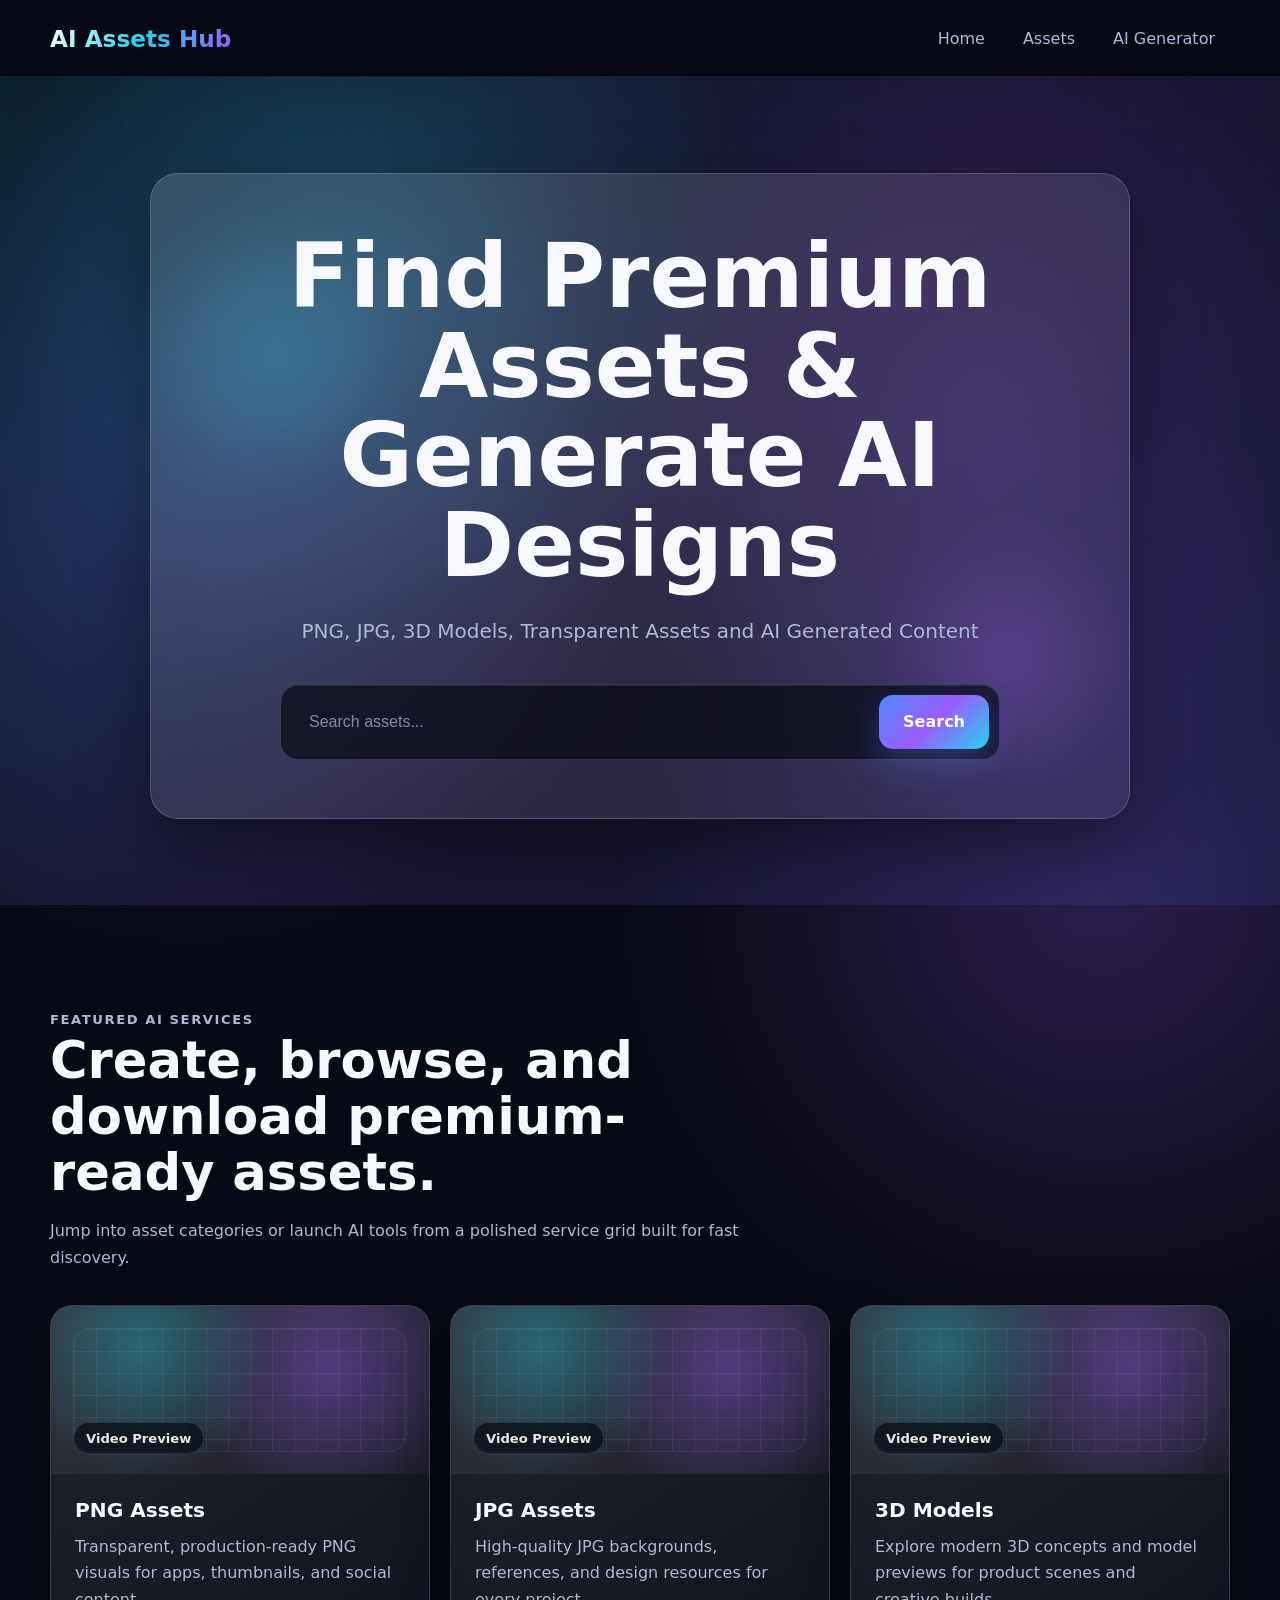
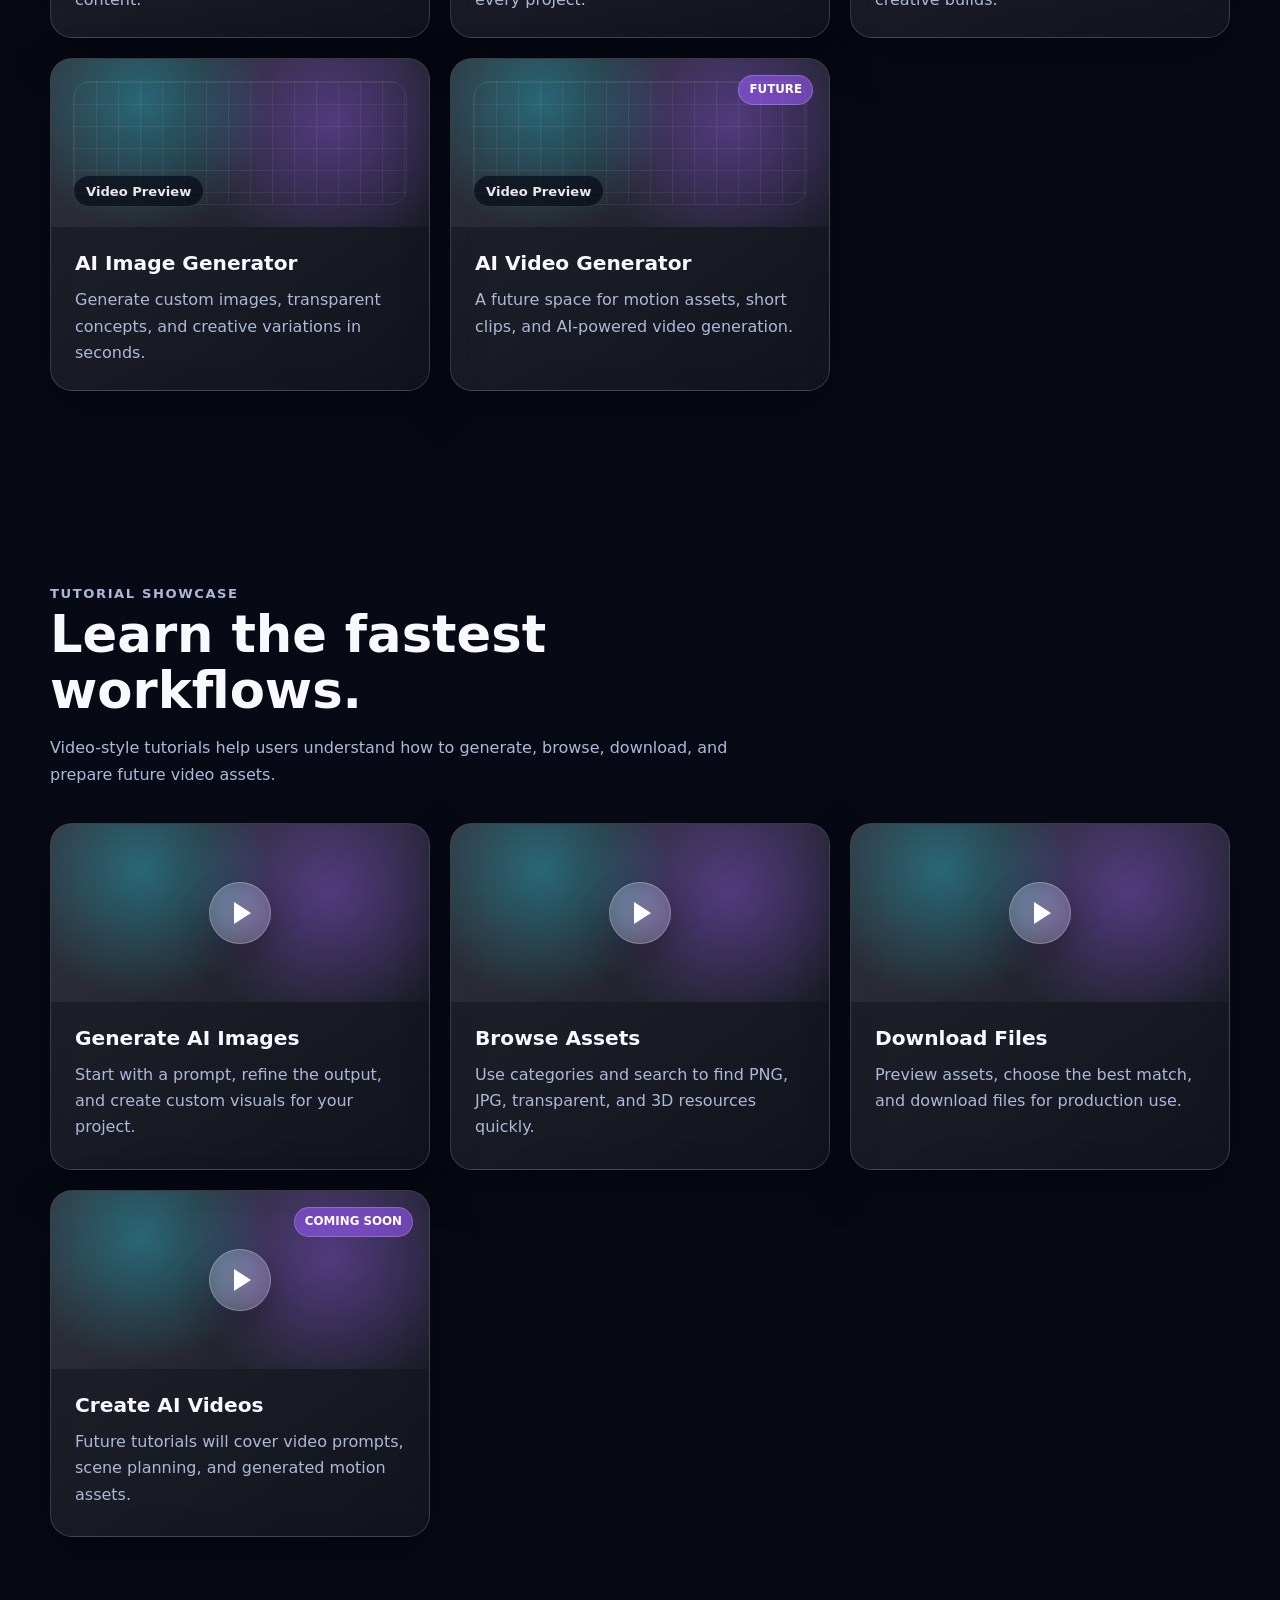
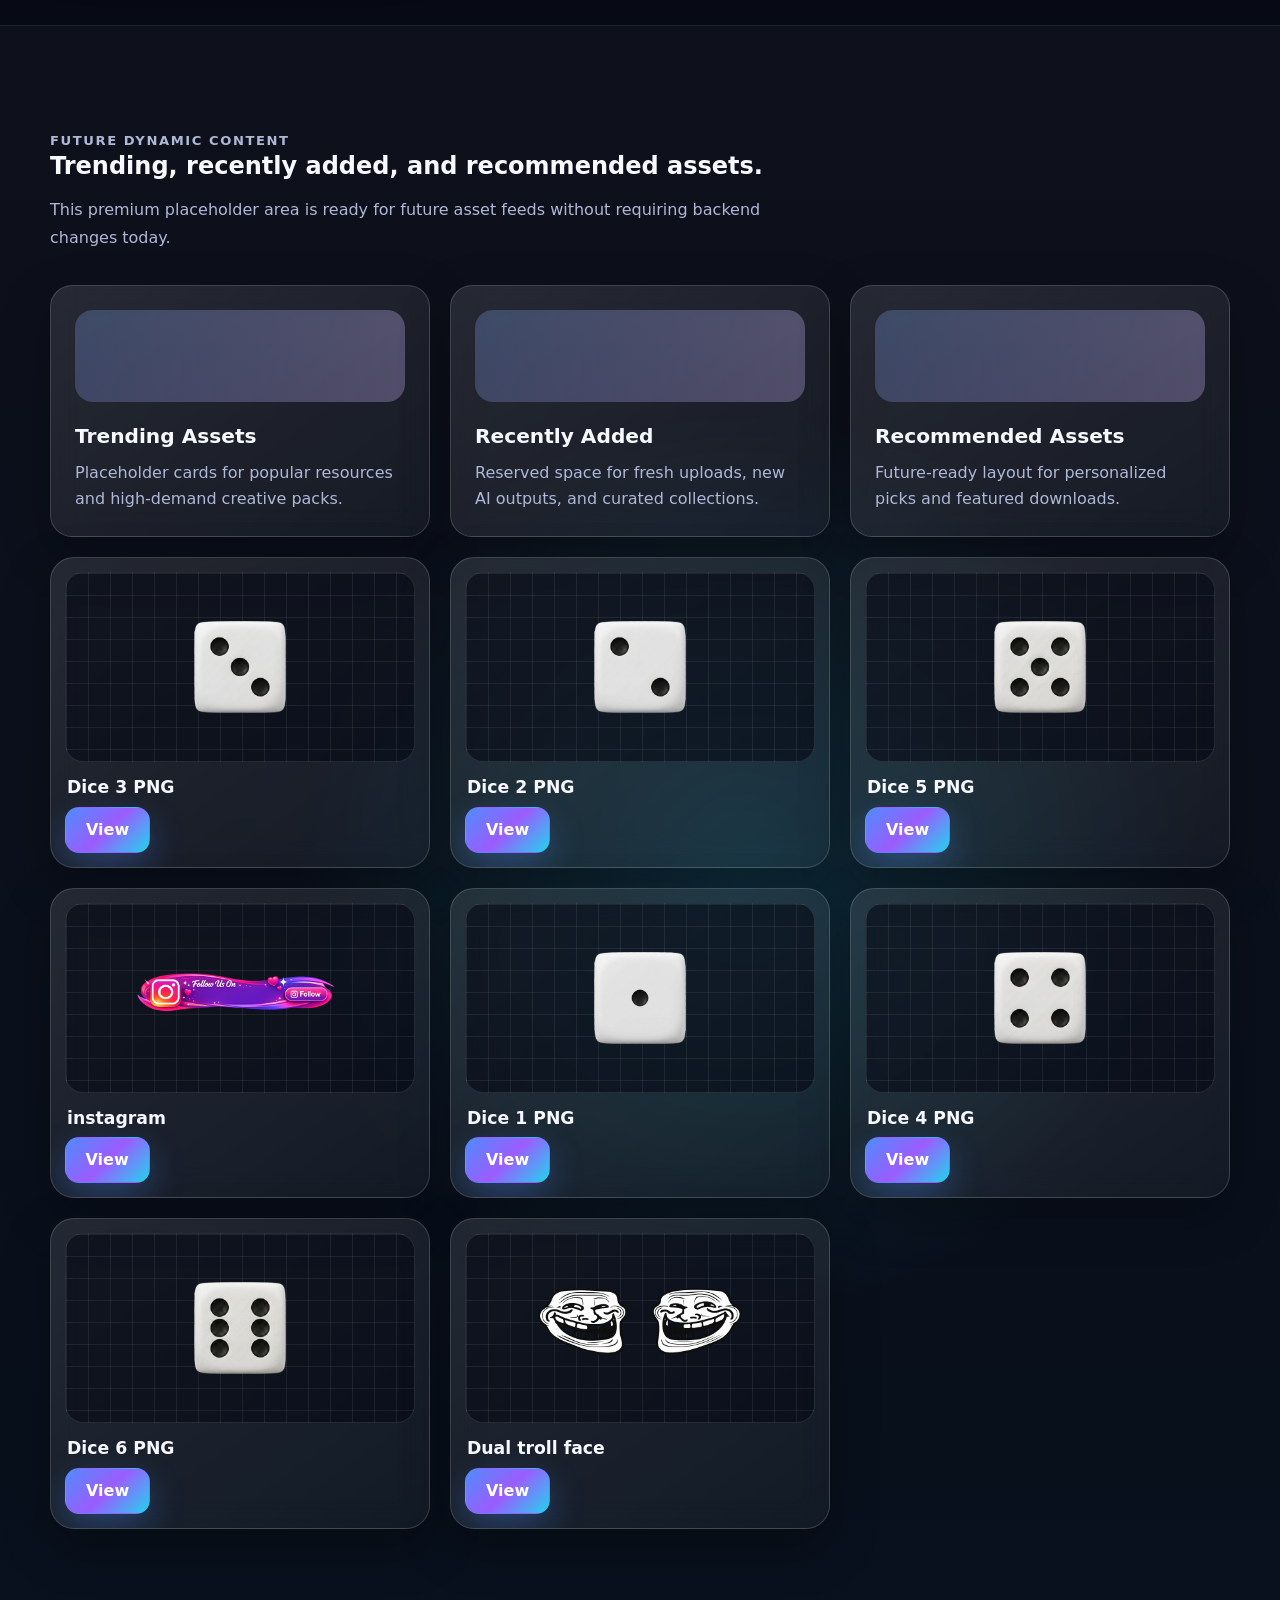
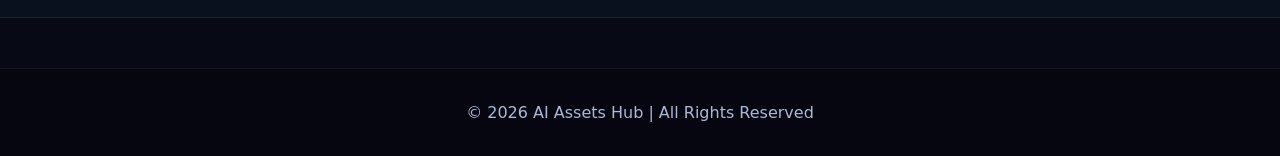
<file: index.html>
<!DOCTYPE html>
<html lang="en">
<head>
    <meta charset="UTF-8">
    <meta name="viewport" content="width=device-width, initial-scale=1.0">
    <title>AI Assets Hub</title>

    <link rel="stylesheet" href="css/style.css">
    <style>
        :root {
            --bg: #070914;
            --bg-soft: #0d1024;
            --text: #f7f9ff;
            --muted: #aeb8d7;
            --cyan: #22d3ee;
            --blue: #4f8cff;
            --purple: #9b5cff;
            --pink: #e879f9;
            --glass: rgba(255, 255, 255, 0.08);
            --glass-strong: rgba(255, 255, 255, 0.13);
            --border: rgba(255, 255, 255, 0.16);
            --shadow: 0 24px 70px rgba(0, 0, 0, 0.45);
        }

        * {
            box-sizing: border-box;
        }

        html {
            scroll-behavior: smooth;
        }

        body {
            margin: 0;
            min-height: 100vh;
            color: var(--text);
            background:
                radial-gradient(circle at 15% 10%, rgba(79, 140, 255, 0.24), transparent 28rem),
                radial-gradient(circle at 86% 18%, rgba(155, 92, 255, 0.24), transparent 30rem),
                radial-gradient(circle at 58% 82%, rgba(34, 211, 238, 0.15), transparent 28rem),
                var(--bg);
            font-family: Inter, ui-sans-serif, system-ui, -apple-system, BlinkMacSystemFont, "Segoe UI", sans-serif;
            overflow-x: hidden;
        }

        a {
            color: inherit;
            text-decoration: none;
        }

        header {
            position: sticky;
            top: 0;
            z-index: 30;
            background: rgba(7, 9, 20, 0.72);
            border-bottom: 1px solid rgba(255, 255, 255, 0.08);
            backdrop-filter: blur(20px);
        }

        .navbar {
            width: min(1180px, calc(100% - 32px));
            min-height: 76px;
            margin: 0 auto;
            display: flex;
            align-items: center;
            justify-content: space-between;
            gap: 24px;
        }

        .logo {
            font-size: clamp(1.15rem, 2vw, 1.45rem);
            font-weight: 800;
            letter-spacing: 0;
            background: linear-gradient(120deg, #ffffff, var(--cyan), var(--purple));
            -webkit-background-clip: text;
            background-clip: text;
            color: transparent;
            white-space: nowrap;
        }

        .nav-links {
            display: flex;
            align-items: center;
            gap: 8px;
            padding: 0;
            margin: 0;
            list-style: none;
        }

        .nav-links a {
            display: inline-flex;
            align-items: center;
            min-height: 40px;
            padding: 0 14px;
            color: var(--muted);
            border: 1px solid transparent;
            border-radius: 999px;
            transition: color 180ms ease, background 180ms ease, border-color 180ms ease;
        }

        .nav-links a:hover,
        .nav-links a:focus-visible {
            color: var(--text);
            background: rgba(255, 255, 255, 0.08);
            border-color: rgba(255, 255, 255, 0.14);
            outline: none;
        }

        .menu-btn {
            display: none;
            width: 42px;
            height: 42px;
            place-items: center;
            color: var(--text);
            background: var(--glass);
            border: 1px solid var(--border);
            border-radius: 12px;
            cursor: pointer;
        }

        .hero {
            position: relative;
            isolation: isolate;
            min-height: clamp(560px, 72vh, 780px);
            display: grid;
            place-items: center;
            padding: 96px 16px 86px;
            overflow: hidden;
            background:
                linear-gradient(135deg, rgba(34, 211, 238, 0.12), rgba(155, 92, 255, 0.14), rgba(79, 140, 255, 0.1)),
                radial-gradient(circle at 30% 24%, rgba(34, 211, 238, 0.22), transparent 24rem),
                radial-gradient(circle at 78% 42%, rgba(155, 92, 255, 0.22), transparent 25rem);
        }

        .hero::before,
        .hero::after {
            content: "";
            position: absolute;
            z-index: -1;
            width: 18rem;
            height: 18rem;
            border-radius: 999px;
            filter: blur(12px);
            opacity: 0.6;
            animation: floatGlow 9s ease-in-out infinite;
        }

        .hero::before {
            top: 16%;
            left: max(24px, 10vw);
            background: radial-gradient(circle, rgba(34, 211, 238, 0.4), transparent 68%);
        }

        .hero::after {
            right: max(24px, 10vw);
            bottom: 12%;
            background: radial-gradient(circle, rgba(155, 92, 255, 0.44), transparent 68%);
            animation-delay: -4s;
        }

        @keyframes floatGlow {
            0%, 100% {
                transform: translate3d(0, 0, 0) scale(1);
            }
            50% {
                transform: translate3d(18px, -22px, 0) scale(1.08);
            }
        }

        .hero-content {
            width: min(980px, 100%);
            padding: clamp(28px, 6vw, 58px);
            text-align: center;
            background: linear-gradient(145deg, rgba(255, 255, 255, 0.14), rgba(255, 255, 255, 0.06));
            border: 1px solid rgba(255, 255, 255, 0.18);
            border-radius: 28px;
            box-shadow: var(--shadow);
            backdrop-filter: blur(22px);
        }

        .hero h1 {
            max-width: 860px;
            margin: 0 auto;
            font-size: clamp(2.4rem, 7vw, 5.7rem);
            line-height: 1;
            letter-spacing: 0;
        }

        .hero p {
            max-width: 690px;
            margin: 24px auto 0;
            color: var(--muted);
            font-size: clamp(1rem, 2vw, 1.25rem);
            line-height: 1.7;
        }

        .search-box {
            width: min(720px, 100%);
            margin: 36px auto 0;
            display: grid;
            grid-template-columns: 1fr auto;
            gap: 10px;
            padding: 10px;
            background: rgba(5, 8, 20, 0.68);
            border: 1px solid rgba(255, 255, 255, 0.16);
            border-radius: 18px;
            box-shadow: inset 0 1px 0 rgba(255, 255, 255, 0.08);
        }

        .search-box input {
            width: 100%;
            min-height: 54px;
            padding: 0 18px;
            color: var(--text);
            background: transparent;
            border: 0;
            outline: 0;
            font-size: 1rem;
        }

        .search-box input::placeholder {
            color: rgba(174, 184, 215, 0.72);
        }

        .search-box button,
        .ai-banner button {
            min-height: 54px;
            padding: 0 24px;
            color: #ffffff;
            font-weight: 800;
            border: 0;
            border-radius: 14px;
            background: linear-gradient(135deg, var(--blue), var(--purple), var(--cyan));
            box-shadow: 0 14px 34px rgba(79, 140, 255, 0.3);
            cursor: pointer;
            transition: transform 180ms ease, box-shadow 180ms ease;
        }

        .search-box button:hover,
        .ai-banner button:hover {
            transform: translateY(-2px);
            box-shadow: 0 18px 40px rgba(34, 211, 238, 0.3);
        }

        main {
            position: relative;
        }

        .section {
            width: min(1180px, calc(100% - 32px));
            margin: 0 auto;
            padding: 88px 0;
        }

        .section-header {
            max-width: 720px;
            margin-bottom: 34px;
        }

        .section-kicker {
            margin: 0 0 12px;
            color: var(--cyan);
            font-size: 0.82rem;
            font-weight: 800;
            letter-spacing: 0.12em;
            text-transform: uppercase;
        }

        .section h2 {
            margin: 0;
            font-size: clamp(2rem, 4vw, 3.3rem);
            letter-spacing: 0;
        }

        .section-header p {
            margin: 16px 0 0;
            color: var(--muted);
            line-height: 1.7;
        }

        .services-grid,
        .tutorial-grid,
        .future-grid {
            display: grid;
            grid-template-columns: repeat(3, minmax(0, 1fr));
            gap: 20px;
        }

        .service-card,
        .tutorial-card,
        .placeholder-card {
            position: relative;
            overflow: hidden;
            min-height: 100%;
            background: linear-gradient(145deg, rgba(255, 255, 255, 0.11), rgba(255, 255, 255, 0.045));
            border: 1px solid var(--border);
            border-radius: 22px;
            box-shadow: 0 18px 50px rgba(0, 0, 0, 0.28);
            transition: transform 220ms ease, border-color 220ms ease, box-shadow 220ms ease;
            backdrop-filter: blur(16px);
        }

        .service-card::before,
        .tutorial-card::before,
        .placeholder-card::before {
            content: "";
            position: absolute;
            inset: -1px;
            z-index: -1;
            background: linear-gradient(135deg, rgba(34, 211, 238, 0.42), rgba(155, 92, 255, 0.3), rgba(79, 140, 255, 0));
            opacity: 0;
            transition: opacity 220ms ease;
        }

        .service-card:hover,
        .tutorial-card:hover,
        .placeholder-card:hover {
            transform: translateY(-8px);
            border-color: rgba(34, 211, 238, 0.42);
            box-shadow: 0 24px 70px rgba(34, 211, 238, 0.14);
        }

        .service-card:hover::before,
        .tutorial-card:hover::before,
        .placeholder-card:hover::before {
            opacity: 1;
        }

        .service-card {
            display: grid;
            grid-template-rows: auto 1fr;
            color: var(--text);
        }

        .preview,
        .tutorial-thumb {
            position: relative;
            min-height: 168px;
            background:
                radial-gradient(circle at 24% 26%, rgba(34, 211, 238, 0.34), transparent 8rem),
                radial-gradient(circle at 74% 38%, rgba(155, 92, 255, 0.38), transparent 9rem),
                linear-gradient(135deg, rgba(255, 255, 255, 0.08), rgba(255, 255, 255, 0.02));
        }

        .preview::after {
            content: "";
            position: absolute;
            inset: 22px;
            border: 1px solid rgba(255, 255, 255, 0.14);
            border-radius: 18px;
            background:
                linear-gradient(90deg, rgba(255, 255, 255, 0.14) 1px, transparent 1px),
                linear-gradient(rgba(255, 255, 255, 0.14) 1px, transparent 1px);
            background-size: 22px 22px;
            opacity: 0.45;
        }

        .preview-label {
            position: absolute;
            left: 22px;
            bottom: 20px;
            z-index: 2;
            display: inline-flex;
            align-items: center;
            min-height: 32px;
            padding: 0 12px;
            color: rgba(255, 255, 255, 0.9);
            background: rgba(7, 9, 20, 0.68);
            border: 1px solid rgba(255, 255, 255, 0.13);
            border-radius: 999px;
            font-size: 0.82rem;
            font-weight: 700;
        }

        .card-copy {
            padding: 24px;
        }

        .card-copy h3,
        .tutorial-card h3,
        .placeholder-card h3 {
            margin: 0;
            font-size: 1.26rem;
            letter-spacing: 0;
        }

        .card-copy p,
        .tutorial-card p,
        .placeholder-card p {
            margin: 12px 0 0;
            color: var(--muted);
            line-height: 1.65;
        }

        .tutorial-card {
            min-height: 320px;
        }

        .tutorial-thumb {
            min-height: 178px;
        }

        .play-button {
            position: absolute;
            left: 50%;
            top: 50%;
            display: grid;
            width: 62px;
            height: 62px;
            place-items: center;
            color: #ffffff;
            background: rgba(255, 255, 255, 0.16);
            border: 1px solid rgba(255, 255, 255, 0.24);
            border-radius: 999px;
            box-shadow: 0 16px 34px rgba(0, 0, 0, 0.24);
            transform: translate(-50%, -50%);
            backdrop-filter: blur(14px);
        }

        .play-button::before {
            content: "";
            width: 0;
            height: 0;
            margin-left: 5px;
            border-top: 11px solid transparent;
            border-bottom: 11px solid transparent;
            border-left: 17px solid currentColor;
        }

        .tutorial-card h3,
        .tutorial-card p {
            padding-right: 24px;
            padding-left: 24px;
        }

        .tutorial-card h3 {
            padding-top: 24px;
        }

        .tutorial-card p {
            padding-bottom: 28px;
        }

        .coming-soon {
            position: absolute;
            top: 16px;
            right: 16px;
            z-index: 2;
            min-height: 30px;
            padding: 6px 10px;
            color: #ffffff;
            background: rgba(155, 92, 255, 0.56);
            border: 1px solid rgba(255, 255, 255, 0.2);
            border-radius: 999px;
            font-size: 0.74rem;
            font-weight: 800;
            text-transform: uppercase;
        }

        .future-section {
            width: 100%;
            padding: 88px 0;
            background: linear-gradient(180deg, rgba(255, 255, 255, 0.03), rgba(34, 211, 238, 0.04));
            border-top: 1px solid rgba(255, 255, 255, 0.08);
            border-bottom: 1px solid rgba(255, 255, 255, 0.08);
        }

        .future-inner {
            width: min(1180px, calc(100% - 32px));
            margin: 0 auto;
        }

        .placeholder-card {
            min-height: 220px;
            padding: 24px;
        }

        .placeholder-card .bar {
            width: 100%;
            height: 92px;
            margin-bottom: 22px;
            border-radius: 18px;
            background:
                linear-gradient(90deg, rgba(255, 255, 255, 0.08), rgba(255, 255, 255, 0.18), rgba(255, 255, 255, 0.08)),
                linear-gradient(135deg, rgba(79, 140, 255, 0.2), rgba(155, 92, 255, 0.16));
            background-size: 220% 100%, 100% 100%;
            animation: shimmer 3.2s ease-in-out infinite;
        }

        @keyframes shimmer {
            0%, 100% {
                background-position: 0 0, 0 0;
            }
            50% {
                background-position: 100% 0, 0 0;
            }
        }

        footer {
            padding: 34px 16px;
            color: var(--muted);
            text-align: center;
            background: rgba(5, 7, 16, 0.82);
            border-top: 1px solid rgba(255, 255, 255, 0.08);
        }

        footer p {
            margin: 0;
        }

        @media (max-width: 900px) {
            .services-grid,
            .tutorial-grid,
            .future-grid {
                grid-template-columns: repeat(2, minmax(0, 1fr));
            }
        }

        @media (max-width: 720px) {
            .navbar {
                min-height: 68px;
            }

            .nav-links {
                position: absolute;
                top: 68px;
                left: 16px;
                right: 16px;
                display: none;
                flex-direction: column;
                align-items: stretch;
                padding: 12px;
                background: rgba(7, 9, 20, 0.94);
                border: 1px solid var(--border);
                border-radius: 18px;
                box-shadow: var(--shadow);
            }

            .nav-links.active,
            .nav-links.show,
            .nav-links.open {
                display: flex;
            }

            .nav-links a {
                justify-content: center;
                border-radius: 12px;
            }

            .menu-btn {
                display: grid;
            }

            .hero {
                min-height: auto;
                padding: 68px 16px 60px;
            }

            .hero-content {
                border-radius: 22px;
            }

            .search-box {
                grid-template-columns: 1fr;
            }

            .section,
            .future-section {
                padding: 62px 0;
            }

            .services-grid,
            .tutorial-grid,
            .future-grid {
                grid-template-columns: 1fr;
            }
        }
    </style>
</head>
<body>

<!-- Header -->
<header>
    <nav class="navbar" aria-label="Primary navigation">

        <div class="logo">AI Assets Hub</div>

        <ul class="nav-links" id="navLinks">
            <li><a href="index.html">Home</a></li>
            <li><a href="pages/assets.html">Assets</a></li>
            <li><a href="pages/ai.html">AI Generator</a></li>
        </ul>

        <div class="menu-btn" id="menuBtn" role="button" tabindex="0" aria-label="Open navigation menu">☰</div>

    </nav>
</header>

<main>
    <!-- Hero Section -->
    <section class="hero">
        <div class="hero-content">
            <h1>Find Premium Assets &amp; Generate AI Designs</h1>

            <p>
                PNG, JPG, 3D Models, Transparent Assets and AI Generated Content
            </p>

            <div class="search-box">
                <input type="text" id="searchBox" placeholder="Search assets..." aria-label="Search assets">
                <button id="searchBtn" type="button">Search</button>
            </div>
        </div>
    </section>

    <!-- Featured AI Services -->
    <section class="section services-section" aria-labelledby="featuredServicesTitle">
        <div class="section-header">
            <p class="section-kicker">Featured AI Services</p>
            <h2 id="featuredServicesTitle">Create, browse, and download premium-ready assets.</h2>
            <p>Jump into asset categories or launch AI tools from a polished service grid built for fast discovery.</p>
        </div>

        <div class="services-grid">
            <a class="service-card" href="pages/assets.html?filter=png">
                <div class="preview">
                    <span class="preview-label">Video Preview</span>
                </div>
                <div class="card-copy">
                    <h3>PNG Assets</h3>
                    <p>Transparent, production-ready PNG visuals for apps, thumbnails, and social content.</p>
                </div>
            </a>

            <a class="service-card" href="pages/assets.html?filter=jpg">
                <div class="preview">
                    <span class="preview-label">Video Preview</span>
                </div>
                <div class="card-copy">
                    <h3>JPG Assets</h3>
                    <p>High-quality JPG backgrounds, references, and design resources for every project.</p>
                </div>
            </a>

            <a class="service-card" href="pages/assets.html?filter=3d">
                <div class="preview">
                    <span class="preview-label">Video Preview</span>
                </div>
                <div class="card-copy">
                    <h3>3D Models</h3>
                    <p>Explore modern 3D concepts and model previews for product scenes and creative builds.</p>
                </div>
            </a>

            <a class="service-card" href="pages/ai.html">
                <div class="preview">
                    <span class="preview-label">Video Preview</span>
                </div>
                <div class="card-copy">
                    <h3>AI Image Generator</h3>
                    <p>Generate custom images, transparent concepts, and creative variations in seconds.</p>
                </div>
            </a>

            <a class="service-card" href="pages/video.html">
                <span class="coming-soon">Future</span>
                <div class="preview">
                    <span class="preview-label">Video Preview</span>
                </div>
                <div class="card-copy">
                    <h3>AI Video Generator</h3>
                    <p>A future space for motion assets, short clips, and AI-powered video generation.</p>
                </div>
            </a>
        </div>
    </section>

    <!-- Tutorial Showcase -->
    <section class="section tutorial-section" aria-labelledby="tutorialShowcaseTitle">
        <div class="section-header">
            <p class="section-kicker">Tutorial Showcase</p>
            <h2 id="tutorialShowcaseTitle">Learn the fastest workflows.</h2>
            <p>Video-style tutorials help users understand how to generate, browse, download, and prepare future video assets.</p>
        </div>

        <div class="tutorial-grid">
            <article class="tutorial-card">
                <div class="tutorial-thumb">
                    <span class="play-button" aria-hidden="true"></span>
                </div>
                <h3>Generate AI Images</h3>
                <p>Start with a prompt, refine the output, and create custom visuals for your project.</p>
            </article>

            <article class="tutorial-card">
                <div class="tutorial-thumb">
                    <span class="play-button" aria-hidden="true"></span>
                </div>
                <h3>Browse Assets</h3>
                <p>Use categories and search to find PNG, JPG, transparent, and 3D resources quickly.</p>
            </article>

            <article class="tutorial-card">
                <div class="tutorial-thumb">
                    <span class="play-button" aria-hidden="true"></span>
                </div>
                <h3>Download Files</h3>
                <p>Preview assets, choose the best match, and download files for production use.</p>
            </article>

            <article class="tutorial-card">
                <span class="coming-soon">Coming Soon</span>
                <div class="tutorial-thumb">
                    <span class="play-button" aria-hidden="true"></span>
                </div>
                <h3>Create AI Videos</h3>
                <p>Future tutorials will cover video prompts, scene planning, and generated motion assets.</p>
            </article>
        </div>
    </section>

    <!-- Future Placeholder Section -->
    <section class="future-section" aria-labelledby="futureContentTitle">
        <div class="future-inner">
            <div class="section-header">
                <p class="section-kicker">Future Dynamic Content</p>
                <h2 id="futureContentTitle">Trending, recently added, and recommended assets.</h2>
                <p>This premium placeholder area is ready for future asset feeds without requiring backend changes today.</p>
            </div>

            <div class="future-grid" id="homeAssetsContainer">
                <article class="placeholder-card">
                    <div class="bar"></div>
                    <h3>Trending Assets</h3>
                    <p>Placeholder cards for popular resources and high-demand creative packs.</p>
                </article>

                <article class="placeholder-card">
                    <div class="bar"></div>
                    <h3>Recently Added</h3>
                    <p>Reserved space for fresh uploads, new AI outputs, and curated collections.</p>
                </article>

                <article class="placeholder-card">
                    <div class="bar"></div>
                    <h3>Recommended Assets</h3>
                    <p>Future-ready layout for personalized picks and featured downloads.</p>
                </article>
            </div>
        </div>
    </section>
</main>

<!-- Footer -->
<footer>
    <p>© 2026 AI Assets Hub | All Rights Reserved</p>
</footer>

<!-- Scripts -->
<script src="js/menu.js"></script>
<script src="js/search.js"></script>
<script src="js/home-assets.js"></script>

</body>
</html>
</file>
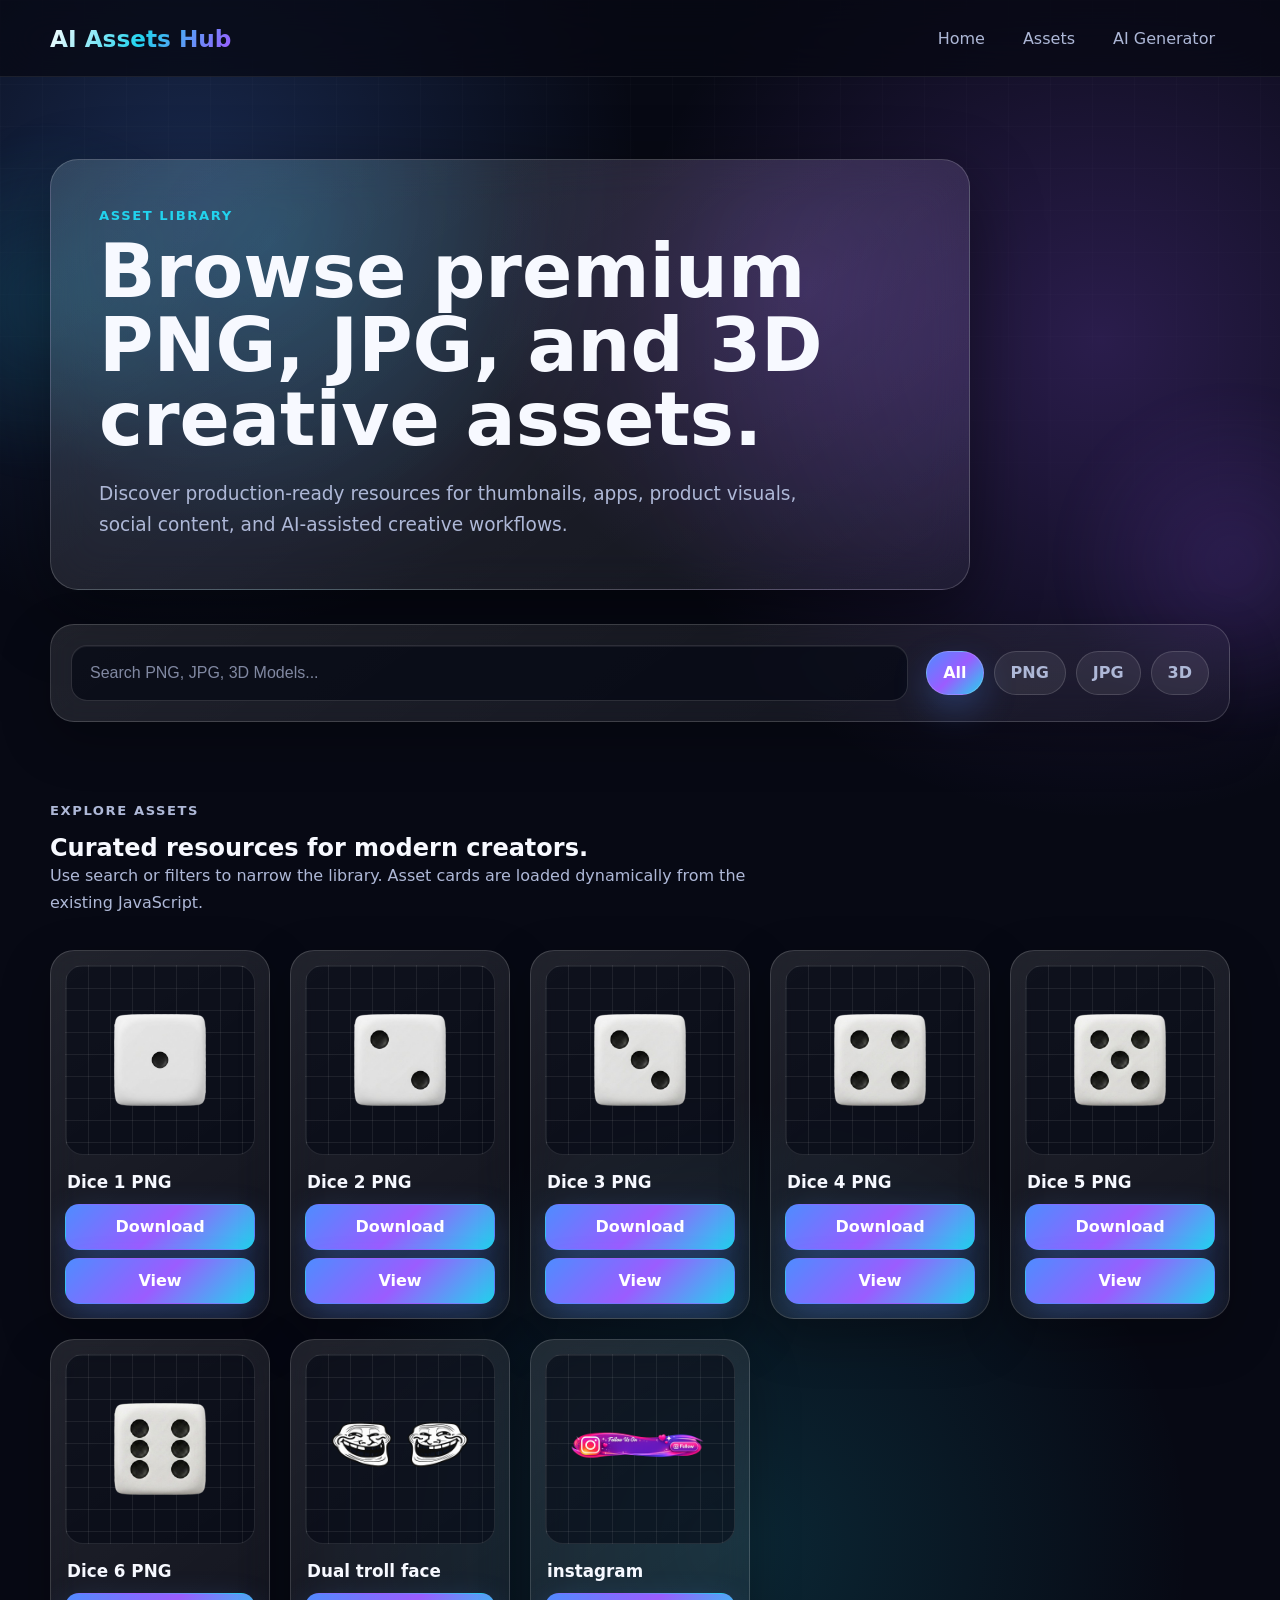
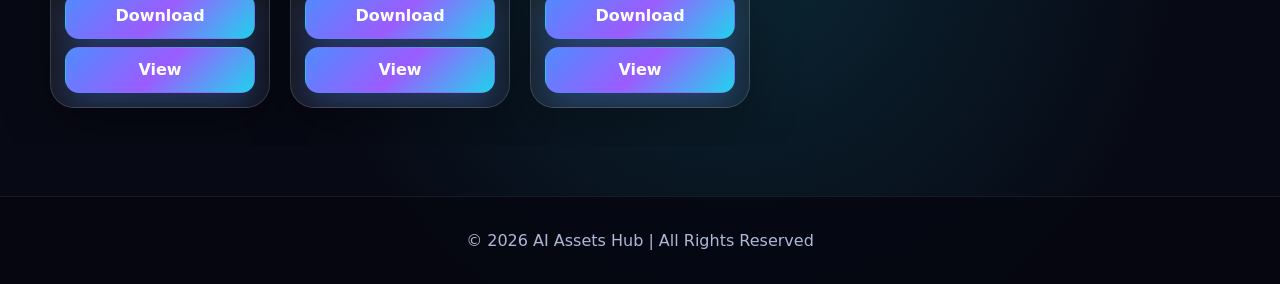
<file: pages/assets.html>
<!DOCTYPE html>
<html lang="en">
<head>
    <meta charset="UTF-8">
    <meta name="viewport" content="width=device-width, initial-scale=1.0">
    <title>Assets Hub</title>

    <link rel="stylesheet" href="../css/style.css">
    <link rel="stylesheet" href="../css/assets.css">
    <link rel="stylesheet" href="../css/responsive.css">
</head>
<body>

    <!-- Navbar -->
    <header>
        <nav aria-label="Primary navigation">
            <div class="logo">AI Assets Hub</div>

            <div id="menuBtn" role="button" tabindex="0" aria-label="Open navigation menu">☰</div>

            <ul id="navLinks">
                <li><a href="../index.html">Home</a></li>
                <li><a href="assets.html">Assets</a></li>
                <li><a href="ai.html">AI Generator</a></li>
            </ul>
        </nav>
    </header>

    <main class="assets-page">
        <!-- Assets Hero -->
        <section class="assets-hero" aria-labelledby="assetsPageTitle">
            <div class="assets-hero-content">
                <p class="section-kicker">Asset Library</p>
                <h1 id="assetsPageTitle">Browse premium PNG, JPG, and 3D creative assets.</h1>
                <p>
                    Discover production-ready resources for thumbnails, apps, product visuals,
                    social content, and AI-assisted creative workflows.
                </p>
            </div>
        </section>

        <!-- Search and Filter Controls -->
        <section class="assets-controls" aria-label="Asset search and filters">
            <div class="search-section">
                <label class="sr-only" for="searchInput">Search assets</label>
                <input type="text" id="searchInput" placeholder="Search PNG, JPG, 3D Models...">
            </div>

            <div class="filter-section" aria-label="Filter assets by category">
                <button class="filter-btn active" type="button" data-filter="all">All</button>
                <button class="filter-btn" type="button" data-filter="png">PNG</button>
                <button class="filter-btn" type="button" data-filter="jpg">JPG</button>
                <button class="filter-btn" type="button" data-filter="3d">3D</button>
            </div>
        </section>

        <!-- Assets Grid -->
        <section class="assets-library" aria-labelledby="assetsLibraryTitle">
            <div class="section-header">
                <p class="section-kicker">Explore Assets</p>
                <h2 id="assetsLibraryTitle">Curated resources for modern creators.</h2>
                <p>Use search or filters to narrow the library. Asset cards are loaded dynamically from the existing JavaScript.</p>
            </div>

            <div class="assets-grid" id="assetsContainer"></div>
        </section>
    </main>

    <!-- Footer -->
    <footer>
        <p>© 2026 AI Assets Hub | All Rights Reserved</p>
    </footer>

    <script src="../js/menu.js"></script>
    <script src="../js/search.js"></script>
    <script src="../js/assets.js"></script>

</body>
</html>
</file>
<file: css/style.css>
/* AI Assets Hub - Global Premium Design System */

/* Reset */
* {
    margin: 0;
    padding: 0;
    box-sizing: border-box;
}

:root {
    --bg: #070914;
    --bg-soft: #0d1024;
    --bg-elevated: #11152b;
    --text: #f7f9ff;
    --muted: #aeb8d7;
    --muted-strong: #d7def7;
    --cyan: #22d3ee;
    --blue: #4f8cff;
    --purple: #9b5cff;
    --pink: #e879f9;
    --success: #34d399;
    --warning: #fbbf24;
    --danger: #fb7185;
    --glass: rgba(255, 255, 255, 0.08);
    --glass-strong: rgba(255, 255, 255, 0.13);
    --border: rgba(255, 255, 255, 0.16);
    --border-strong: rgba(255, 255, 255, 0.24);
    --shadow: 0 24px 70px rgba(0, 0, 0, 0.45);
    --shadow-soft: 0 18px 50px rgba(0, 0, 0, 0.28);
    --radius-sm: 12px;
    --radius-md: 18px;
    --radius-lg: 24px;
    --radius-xl: 28px;
    --container: 1180px;
    --ease: 180ms ease;
}

html {
    scroll-behavior: smooth;
}

/* Body */
body {
    min-height: 100vh;
    font-family: Inter, ui-sans-serif, system-ui, -apple-system, BlinkMacSystemFont, "Segoe UI", Arial, sans-serif;
    color: var(--text);
    background:
        radial-gradient(circle at 15% 10%, rgba(79, 140, 255, 0.24), transparent 28rem),
        radial-gradient(circle at 86% 18%, rgba(155, 92, 255, 0.24), transparent 30rem),
        radial-gradient(circle at 58% 82%, rgba(34, 211, 238, 0.15), transparent 28rem),
        var(--bg);
    overflow-x: hidden;
}

body::before {
    content: "";
    position: fixed;
    inset: 0;
    z-index: -2;
    pointer-events: none;
    background:
        linear-gradient(rgba(255, 255, 255, 0.026) 1px, transparent 1px),
        linear-gradient(90deg, rgba(255, 255, 255, 0.026) 1px, transparent 1px);
    background-size: 42px 42px;
    mask-image: linear-gradient(to bottom, rgba(0, 0, 0, 0.7), transparent 78%);
}

img,
video,
canvas,
svg {
    max-width: 100%;
    display: block;
}

/* Links */
a {
    color: inherit;
    text-decoration: none;
}

/* Header */
header {
    position: sticky;
    top: 0;
    z-index: 1000;
    width: 100%;
    padding: 0;
    background: rgba(7, 9, 20, 0.74);
    border-bottom: 1px solid rgba(255, 255, 255, 0.08);
    backdrop-filter: blur(20px);
}

/* Navbar */
nav,
.navbar {
    width: min(var(--container), calc(100% - 32px));
    min-height: 76px;
    margin: 0 auto;
    display: flex;
    justify-content: space-between;
    align-items: center;
    gap: 24px;
}

/* Logo */
.logo {
    font-size: clamp(1.15rem, 2vw, 1.45rem);
    font-weight: 800;
    letter-spacing: 0;
    color: transparent;
    background: linear-gradient(120deg, #ffffff, var(--cyan), var(--purple));
    -webkit-background-clip: text;
    background-clip: text;
    white-space: nowrap;
}

/* Menu Button */
#menuBtn,
.menu-btn {
    display: none;
    width: 42px;
    height: 42px;
    place-items: center;
    color: var(--text);
    background: var(--glass);
    border: 1px solid var(--border);
    border-radius: var(--radius-sm);
    font-size: 1.5rem;
    line-height: 1;
    cursor: pointer;
    transition: transform var(--ease), border-color var(--ease), background var(--ease);
}

#menuBtn:hover,
.menu-btn:hover {
    transform: translateY(-1px);
    background: var(--glass-strong);
    border-color: var(--border-strong);
}

/* Nav Links */
#navLinks,
.nav-links {
    display: flex;
    align-items: center;
    gap: 8px;
    list-style: none;
}

#navLinks li a,
.nav-links li a {
    display: inline-flex;
    align-items: center;
    min-height: 40px;
    padding: 0 14px;
    color: var(--muted);
    border: 1px solid transparent;
    border-radius: 999px;
    transition: color var(--ease), background var(--ease), border-color var(--ease);
}

#navLinks li a:hover,
#navLinks li a:focus-visible,
.nav-links li a:hover,
.nav-links li a:focus-visible {
    color: var(--text);
    background: rgba(255, 255, 255, 0.08);
    border-color: rgba(255, 255, 255, 0.14);
    outline: none;
}

/* Hero */
.hero {
    position: relative;
    isolation: isolate;
    width: 100%;
    min-height: clamp(560px, 72vh, 780px);
    display: grid;
    place-items: center;
    text-align: center;
    padding: 96px 16px 86px;
    overflow: hidden;
    background:
        linear-gradient(135deg, rgba(34, 211, 238, 0.12), rgba(155, 92, 255, 0.14), rgba(79, 140, 255, 0.1)),
        radial-gradient(circle at 30% 24%, rgba(34, 211, 238, 0.22), transparent 24rem),
        radial-gradient(circle at 78% 42%, rgba(155, 92, 255, 0.22), transparent 25rem);
}

.hero::before,
.hero::after {
    content: "";
    position: absolute;
    z-index: -1;
    width: 18rem;
    height: 18rem;
    border-radius: 999px;
    filter: blur(12px);
    opacity: 0.6;
    animation: floatGlow 9s ease-in-out infinite;
}

.hero::before {
    top: 16%;
    left: max(24px, 10vw);
    background: radial-gradient(circle, rgba(34, 211, 238, 0.4), transparent 68%);
}

.hero::after {
    right: max(24px, 10vw);
    bottom: 12%;
    background: radial-gradient(circle, rgba(155, 92, 255, 0.44), transparent 68%);
    animation-delay: -4s;
}

@keyframes floatGlow {
    0%,
    100% {
        transform: translate3d(0, 0, 0) scale(1);
    }

    50% {
        transform: translate3d(18px, -22px, 0) scale(1.08);
    }
}

.hero-content {
    width: min(980px, 100%);
    padding: clamp(28px, 6vw, 58px);
    background: linear-gradient(145deg, rgba(255, 255, 255, 0.14), rgba(255, 255, 255, 0.06));
    border: 1px solid rgba(255, 255, 255, 0.18);
    border-radius: var(--radius-xl);
    box-shadow: var(--shadow);
    backdrop-filter: blur(22px);
}

.hero h1 {
    max-width: 860px;
    margin: 0 auto;
    font-size: clamp(2.4rem, 7vw, 5.7rem);
    line-height: 1;
    letter-spacing: 0;
}

.hero p {
    max-width: 690px;
    margin: 24px auto 0;
    color: var(--muted);
    font-size: clamp(1rem, 2vw, 1.25rem);
    line-height: 1.7;
}

/* Search */
.search-box {
    width: min(720px, 100%);
    margin: 36px auto 0;
    display: grid;
    grid-template-columns: 1fr auto;
    gap: 10px;
    padding: 10px;
    background: rgba(5, 8, 20, 0.68);
    border: 1px solid rgba(255, 255, 255, 0.16);
    border-radius: var(--radius-md);
    box-shadow: inset 0 1px 0 rgba(255, 255, 255, 0.08);
}

.search-box input {
    width: 100%;
    min-height: 54px;
    padding: 0 18px;
    color: var(--text);
    background: transparent;
    border: 0;
    border-radius: 14px;
    outline: 0;
    font-size: 1rem;
}

.search-box input::placeholder {
    color: rgba(174, 184, 215, 0.72);
}

/* Shared Layout */
.section,
.categories,
.assets-section,
.ai-box,
.preview-section {
    width: min(var(--container), calc(100% - 32px));
    margin: 0 auto;
    padding: 88px 0;
}

.section-header {
    max-width: 720px;
    margin-bottom: 34px;
}

.section-kicker {
    margin: 0 0 12px;
    color: var(--cyan);
    font-size: 0.82rem;
    font-weight: 800;
    letter-spacing: 0.12em;
    text-transform: uppercase;
}

.section h2,
.categories h2,
.assets-section h2 {
    margin: 0 0 28px;
    font-size: clamp(2rem, 4vw, 3.3rem);
    line-height: 1.1;
    letter-spacing: 0;
}

.section-header p,
.categories > p,
.assets-section > p {
    color: var(--muted);
    line-height: 1.7;
}

/* Categories */
.category-grid {
    display: grid;
    grid-template-columns: repeat(auto-fit, minmax(180px, 1fr));
    gap: 20px;
}

.category-card {
    position: relative;
    overflow: hidden;
    min-height: 130px;
    display: grid;
    place-items: center;
    padding: 25px;
    color: var(--text);
    background: linear-gradient(145deg, rgba(255, 255, 255, 0.11), rgba(255, 255, 255, 0.045));
    border: 1px solid var(--border);
    border-radius: var(--radius-lg);
    box-shadow: var(--shadow-soft);
    text-align: center;
    font-weight: 800;
    cursor: pointer;
    transition: transform 220ms ease, border-color 220ms ease, box-shadow 220ms ease;
    backdrop-filter: blur(16px);
}

.category-card::before,
.asset-card::before {
    content: "";
    position: absolute;
    inset: -1px;
    z-index: -1;
    background: linear-gradient(135deg, rgba(34, 211, 238, 0.42), rgba(155, 92, 255, 0.3), rgba(79, 140, 255, 0));
    opacity: 0;
    transition: opacity 220ms ease;
}

.category-card:hover,
.asset-card:hover {
    transform: translateY(-8px);
    border-color: rgba(34, 211, 238, 0.42);
    box-shadow: 0 24px 70px rgba(34, 211, 238, 0.14);
}

.category-card:hover::before,
.asset-card:hover::before {
    opacity: 1;
}

/* Assets */
.asset-grid {
    display: grid;
    grid-template-columns: repeat(auto-fit, minmax(220px, 1fr));
    gap: 20px;
    justify-content: center;
}

.asset-card {
    position: relative;
    overflow: hidden;
    color: var(--text);
    background: linear-gradient(145deg, rgba(255, 255, 255, 0.11), rgba(255, 255, 255, 0.045));
    border: 1px solid var(--border);
    border-radius: var(--radius-lg);
    padding: 14px;
    box-shadow: var(--shadow-soft);
    text-align: left;
    transition: transform 220ms ease, border-color 220ms ease, box-shadow 220ms ease;
    backdrop-filter: blur(16px);
}

.asset-card img {
    width: 100%;
    height: 190px;
    object-fit: contain;
    padding: 12px;
    background:
        linear-gradient(90deg, rgba(255, 255, 255, 0.07) 1px, transparent 1px),
        linear-gradient(rgba(255, 255, 255, 0.07) 1px, transparent 1px),
        rgba(5, 8, 20, 0.58);
    background-size: 22px 22px;
    border: 1px solid rgba(255, 255, 255, 0.1);
    border-radius: var(--radius-md);
}

.asset-card h3 {
    margin: 14px 2px 8px;
    font-size: 1.08rem;
    line-height: 1.3;
}

.asset-card p {
    margin: 0 2px 12px;
    color: var(--muted);
    line-height: 1.55;
}

/* Buttons */
button,
.primary-btn,
.secondary-btn,
.btn {
    min-height: 46px;
    display: inline-flex;
    align-items: center;
    justify-content: center;
    gap: 8px;
    padding: 0 20px;
    border: 1px solid transparent;
    border-radius: 14px;
    font: inherit;
    font-weight: 800;
    line-height: 1;
    cursor: pointer;
    transition: transform var(--ease), box-shadow var(--ease), border-color var(--ease), background var(--ease);
}

button,
.primary-btn {
    color: #ffffff;
    background: linear-gradient(135deg, var(--blue), var(--purple), var(--cyan));
    box-shadow: 0 14px 34px rgba(79, 140, 255, 0.3);
}

button:hover,
.primary-btn:hover {
    transform: translateY(-2px);
    box-shadow: 0 18px 40px rgba(34, 211, 238, 0.3);
}

.secondary-btn {
    color: var(--text);
    background: rgba(255, 255, 255, 0.08);
    border-color: var(--border);
    box-shadow: none;
}

.secondary-btn:hover {
    transform: translateY(-2px);
    background: rgba(255, 255, 255, 0.13);
    border-color: var(--border-strong);
}

/* Forms and AI box */
input,
textarea,
select {
    color: var(--text);
    background: rgba(5, 8, 20, 0.68);
    border: 1px solid var(--border);
    border-radius: 14px;
    outline: none;
    transition: border-color var(--ease), box-shadow var(--ease), background var(--ease);
}

input:focus,
textarea:focus,
select:focus {
    border-color: rgba(34, 211, 238, 0.56);
    box-shadow: 0 0 0 4px rgba(34, 211, 238, 0.12);
}

.ai-box textarea,
.ai-box select {
    width: 100%;
    padding: 16px;
    color: var(--text);
    background: rgba(5, 8, 20, 0.68);
    border: 1px solid var(--border);
}

.ai-box,
.preview-section {
    background: linear-gradient(145deg, rgba(255, 255, 255, 0.1), rgba(255, 255, 255, 0.045));
    border: 1px solid var(--border);
    border-radius: var(--radius-lg);
    box-shadow: var(--shadow-soft);
    backdrop-filter: blur(16px);
}

/* Preview section */
.preview-section img {
    background:
        linear-gradient(90deg, rgba(255, 255, 255, 0.07) 1px, transparent 1px),
        linear-gradient(rgba(255, 255, 255, 0.07) 1px, transparent 1px),
        rgba(5, 8, 20, 0.58);
    background-size: 22px 22px;
    border: 1px solid rgba(255, 255, 255, 0.12);
    border-radius: var(--radius-md);
}

/* Footer */
footer {
    width: 100%;
    margin-top: 50px;
    padding: 34px 16px;
    color: var(--muted);
    text-align: center;
    background: rgba(5, 7, 16, 0.82);
    border-top: 1px solid rgba(255, 255, 255, 0.08);
}

footer p {
    margin: 0;
}

/* Mobile */
@media (max-width: 768px) {
    nav,
    .navbar {
        min-height: 68px;
    }

    #menuBtn,
    .menu-btn {
        display: grid;
    }

    #navLinks,
    .nav-links {
        position: absolute;
        top: 68px;
        left: 16px;
        right: 16px;
        display: none;
        flex-direction: column;
        align-items: stretch;
        gap: 8px;
        padding: 12px;
        background: rgba(7, 9, 20, 0.94);
        border: 1px solid var(--border);
        border-radius: var(--radius-md);
        box-shadow: var(--shadow);
        backdrop-filter: blur(20px);
    }

    #navLinks.active,
    #navLinks.show,
    #navLinks.open,
    .nav-links.active,
    .nav-links.show,
    .nav-links.open {
        display: flex;
    }

    #navLinks li a,
    .nav-links li a {
        justify-content: center;
        border-radius: var(--radius-sm);
    }

    .hero {
        min-height: auto;
        padding: 68px 16px 60px;
    }

    .hero-content {
        border-radius: 22px;
    }

    .hero h1 {
        font-size: clamp(2.3rem, 12vw, 3.5rem);
    }

    .search-box {
        grid-template-columns: 1fr;
    }

    .section,
    .categories,
    .assets-section,
    .ai-box,
    .preview-section {
        width: min(100% - 32px, var(--container));
        padding: 62px 0;
    }
}
</file>
<file: css/assets.css>
/* Assets Page */

.sr-only {
    position: absolute;
    width: 1px;
    height: 1px;
    padding: 0;
    margin: -1px;
    overflow: hidden;
    clip: rect(0, 0, 0, 0);
    white-space: nowrap;
    border: 0;
}

.assets-page {
    position: relative;
    overflow: hidden;
}

.assets-page::before,
.assets-page::after {
    content: "";
    position: fixed;
    z-index: -1;
    width: 22rem;
    height: 22rem;
    border-radius: 999px;
    pointer-events: none;
    filter: blur(16px);
    opacity: 0.34;
}

.assets-page::before {
    top: 14%;
    left: -8rem;
    background: radial-gradient(circle, rgba(34, 211, 238, 0.44), transparent 70%);
}

.assets-page::after {
    right: -8rem;
    bottom: 18%;
    background: radial-gradient(circle, rgba(155, 92, 255, 0.46), transparent 70%);
}

.assets-hero {
    width: min(var(--container), calc(100% - 32px));
    margin: 0 auto;
    padding: 82px 0 34px;
}

.assets-hero-content {
    max-width: 920px;
    padding: clamp(28px, 5vw, 48px);
    background:
        linear-gradient(145deg, rgba(255, 255, 255, 0.13), rgba(255, 255, 255, 0.052)),
        radial-gradient(circle at 24% 20%, rgba(34, 211, 238, 0.16), transparent 18rem),
        radial-gradient(circle at 82% 30%, rgba(155, 92, 255, 0.2), transparent 20rem);
    border: 1px solid rgba(255, 255, 255, 0.18);
    border-radius: var(--radius-xl);
    box-shadow: var(--shadow);
    backdrop-filter: blur(22px);
}

.assets-hero h1 {
    max-width: 820px;
    margin: 0;
    font-size: clamp(2.35rem, 5.8vw, 5rem);
    line-height: 1;
    letter-spacing: 0;
}

.assets-hero p:not(.section-kicker) {
    max-width: 700px;
    margin-top: 20px;
    color: var(--muted);
    font-size: clamp(1rem, 1.6vw, 1.16rem);
    line-height: 1.7;
}

.assets-controls {
    width: min(var(--container), calc(100% - 32px));
    margin: 0 auto;
    padding: 20px;
    display: grid;
    grid-template-columns: minmax(0, 1fr) auto;
    align-items: center;
    gap: 18px;
    background: linear-gradient(145deg, rgba(255, 255, 255, 0.1), rgba(255, 255, 255, 0.045));
    border: 1px solid var(--border);
    border-radius: var(--radius-lg);
    box-shadow: var(--shadow-soft);
    backdrop-filter: blur(16px);
}

.search-section {
    width: 100%;
    padding: 0;
    display: block;
}

#searchInput {
    width: 100%;
    min-height: 56px;
    padding: 0 18px;
    color: var(--text);
    background: rgba(5, 8, 20, 0.68);
    border: 1px solid rgba(255, 255, 255, 0.14);
    border-radius: 16px;
    outline: none;
    font-size: 1rem;
    box-shadow: inset 0 1px 0 rgba(255, 255, 255, 0.07);
}

#searchInput::placeholder {
    color: rgba(174, 184, 215, 0.72);
}

#searchInput:focus {
    border-color: rgba(34, 211, 238, 0.58);
    box-shadow: 0 0 0 4px rgba(34, 211, 238, 0.12);
}

.filter-section {
    display: flex;
    justify-content: center;
    flex-wrap: wrap;
    gap: 10px;
    margin: 0;
}

.filter-section button,
.filter-btn {
    width: auto;
    min-height: 44px;
    padding: 0 16px;
    color: var(--muted);
    background: rgba(255, 255, 255, 0.08);
    border: 1px solid rgba(255, 255, 255, 0.14);
    border-radius: 999px;
    box-shadow: none;
    cursor: pointer;
    font-weight: 800;
    transition: transform var(--ease), color var(--ease), background var(--ease), border-color var(--ease), box-shadow var(--ease);
}

.filter-section button:hover,
.filter-section button:focus-visible,
.filter-btn:hover,
.filter-btn:focus-visible {
    color: var(--text);
    background: rgba(255, 255, 255, 0.13);
    border-color: rgba(34, 211, 238, 0.38);
    outline: none;
    transform: translateY(-2px);
}

.filter-section button.active,
.filter-btn.active {
    color: #ffffff;
    background: linear-gradient(135deg, var(--blue), var(--purple), var(--cyan));
    border-color: rgba(255, 255, 255, 0.18);
    box-shadow: 0 14px 34px rgba(79, 140, 255, 0.28);
}

.assets-library {
    width: min(var(--container), calc(100% - 32px));
    margin: 0 auto;
    padding: 78px 0 38px;
}

.assets-grid {
    width: 100%;
    margin: 0;
    display: grid;
    grid-template-columns: repeat(auto-fill, minmax(220px, 1fr));
    gap: 20px;
    padding: 0;
}

.asset-card {
    position: relative;
    overflow: hidden;
    min-height: 100%;
    padding: 14px;
    display: flex;
    flex-direction: column;
    gap: 10px;
    color: var(--text);
    background: linear-gradient(145deg, rgba(255, 255, 255, 0.11), rgba(255, 255, 255, 0.045));
    border: 1px solid var(--border);
    border-radius: var(--radius-lg);
    box-shadow: var(--shadow-soft);
    text-align: left;
    transition: transform 220ms ease, border-color 220ms ease, box-shadow 220ms ease;
    backdrop-filter: blur(16px);
}

.asset-card::before {
    content: "";
    position: absolute;
    inset: -1px;
    z-index: -1;
    background: linear-gradient(135deg, rgba(34, 211, 238, 0.42), rgba(155, 92, 255, 0.3), rgba(79, 140, 255, 0));
    opacity: 0;
    transition: opacity 220ms ease;
}

.asset-card:hover {
    transform: translateY(-8px);
    border-color: rgba(34, 211, 238, 0.42);
    box-shadow: 0 24px 70px rgba(34, 211, 238, 0.14);
}

.asset-card:hover::before {
    opacity: 1;
}

.asset-card img {
    width: 100%;
    height: 190px;
    object-fit: contain;
    padding: 12px;
    background:
        linear-gradient(90deg, rgba(255, 255, 255, 0.07) 1px, transparent 1px),
        linear-gradient(rgba(255, 255, 255, 0.07) 1px, transparent 1px),
        rgba(5, 8, 20, 0.58);
    background-size: 22px 22px;
    border: 1px solid rgba(255, 255, 255, 0.1);
    border-radius: var(--radius-md);
}

.asset-card h3 {
    min-height: 0;
    margin: 6px 2px 0;
    font-size: 1.05rem;
    line-height: 1.35;
}

.asset-card p {
    margin: 0 2px;
    color: var(--muted);
    line-height: 1.55;
}

.asset-card button,
.asset-card .primary-btn,
.asset-card .secondary-btn {
    width: 100%;
    margin-top: auto;
}

.asset-card a {
    color: inherit;
}

@media (max-width: 900px) {
    .assets-controls {
        grid-template-columns: 1fr;
    }

    .filter-section {
        justify-content: flex-start;
    }
}

@media (max-width: 768px) {
    .assets-hero {
        width: min(100% - 28px, 100%);
        padding: 54px 0 24px;
    }

    .assets-hero-content {
        padding: 30px 18px;
        border-radius: 22px;
    }

    .assets-controls,
    .assets-library {
        width: min(100% - 28px, 100%);
    }

    .assets-controls {
        padding: 14px;
        border-radius: 20px;
    }

    .filter-section {
        justify-content: center;
    }

    .filter-section button,
    .filter-btn {
        flex: 1 1 calc(50% - 10px);
        min-width: 120px;
    }

    .assets-library {
        padding: 58px 0 24px;
    }

    .assets-grid {
        grid-template-columns: 1fr;
        gap: 16px;
    }

    .asset-card img {
        height: 210px;
    }
}

@media (max-width: 480px) {
    .assets-hero,
    .assets-controls,
    .assets-library {
        width: min(100% - 24px, 100%);
    }

    .assets-hero h1 {
        font-size: clamp(2rem, 12vw, 3rem);
    }

    .filter-section button,
    .filter-btn {
        flex-basis: 100%;
    }

    .asset-card img {
        height: 190px;
    }
}
</file>
<file: css/responsive.css>
/* AI Assets Hub - Responsive System */

@media (max-width: 1200px) {
    :root {
        --container: 1040px;
    }

    .section,
    .categories,
    .assets-section,
    .ai-box,
    .preview-section {
        width: min(var(--container), calc(100% - 32px));
    }
}

@media (max-width: 1024px) {
    :root {
        --container: 920px;
    }

    .hero {
        min-height: 660px;
    }

    .category-grid,
    .asset-grid,
    .services-grid,
    .tutorial-grid,
    .future-grid {
        grid-template-columns: repeat(2, minmax(0, 1fr));
    }

    .ai-box,
    .preview-section {
        padding: 34px;
    }
}

@media (max-width: 768px) {
    :root {
        --container: 100%;
    }

    body {
        background:
            radial-gradient(circle at 20% 8%, rgba(79, 140, 255, 0.22), transparent 20rem),
            radial-gradient(circle at 82% 18%, rgba(155, 92, 255, 0.22), transparent 22rem),
            var(--bg);
    }

    header {
        position: sticky;
    }

    nav,
    .navbar {
        width: min(100% - 28px, 100%);
        min-height: 68px;
        gap: 14px;
    }

    .logo {
        max-width: calc(100vw - 96px);
        overflow: hidden;
        text-overflow: ellipsis;
    }

    #menuBtn,
    .menu-btn {
        display: grid;
        flex: 0 0 42px;
    }

    #navLinks,
    .nav-links {
        position: absolute;
        top: 68px;
        left: 14px;
        right: 14px;
        display: none;
        flex-direction: column;
        align-items: stretch;
        gap: 8px;
        padding: 12px;
        background: rgba(7, 9, 20, 0.95);
        border: 1px solid var(--border);
        border-radius: var(--radius-md);
        box-shadow: var(--shadow);
        backdrop-filter: blur(20px);
    }

    #navLinks.active,
    #navLinks.show,
    #navLinks.open,
    .nav-links.active,
    .nav-links.show,
    .nav-links.open {
        display: flex;
    }

    #navLinks li,
    .nav-links li {
        width: 100%;
    }

    #navLinks li a,
    .nav-links li a {
        width: 100%;
        justify-content: center;
        border-radius: var(--radius-sm);
    }

    .hero {
        min-height: auto;
        padding: 64px 14px 58px;
    }

    .hero-content {
        padding: 30px 18px;
        border-radius: 22px;
    }

    .hero h1 {
        font-size: clamp(2.25rem, 12vw, 3.6rem);
        line-height: 1.02;
    }

    .hero p {
        margin-top: 18px;
        font-size: 1rem;
        line-height: 1.65;
    }

    .search-box {
        grid-template-columns: 1fr;
        margin-top: 28px;
    }

    .search-box input,
    .search-box button {
        min-height: 52px;
    }

    .section,
    .categories,
    .assets-section,
    .ai-box,
    .preview-section {
        width: min(100% - 28px, 100%);
        padding: 58px 0;
    }

    .section h2,
    .categories h2,
    .assets-section h2 {
        font-size: clamp(1.85rem, 9vw, 2.7rem);
    }

    .section-header {
        margin-bottom: 26px;
    }

    .category-grid,
    .asset-grid,
    .services-grid,
    .tutorial-grid,
    .future-grid {
        grid-template-columns: 1fr;
        gap: 16px;
    }

    .category-card {
        min-height: 112px;
    }

    .asset-card img {
        height: 210px;
    }

    .ai-box,
    .preview-section {
        padding: 24px;
        border-radius: 20px;
    }

    button,
    .primary-btn,
    .secondary-btn,
    .btn {
        width: 100%;
        min-height: 50px;
    }

    footer {
        margin-top: 36px;
        padding: 28px 14px;
    }
}

@media (max-width: 480px) {
    nav,
    .navbar {
        width: min(100% - 24px, 100%);
    }

    #navLinks,
    .nav-links {
        left: 12px;
        right: 12px;
    }

    .hero {
        padding: 54px 12px 48px;
    }

    .hero-content {
        padding: 26px 14px;
    }

    .hero h1 {
        font-size: clamp(2rem, 13vw, 3.05rem);
    }

    .search-box {
        padding: 8px;
        border-radius: 16px;
    }

    .section,
    .categories,
    .assets-section,
    .ai-box,
    .preview-section {
        width: min(100% - 24px, 100%);
        padding: 48px 0;
    }

    .category-card,
    .asset-card,
    .service-card,
    .tutorial-card,
    .placeholder-card {
        border-radius: 18px;
    }

    .asset-card {
        padding: 12px;
    }

    .asset-card img {
        height: 190px;
    }

    .ai-box,
    .preview-section {
        padding: 18px;
    }
}
</file>
